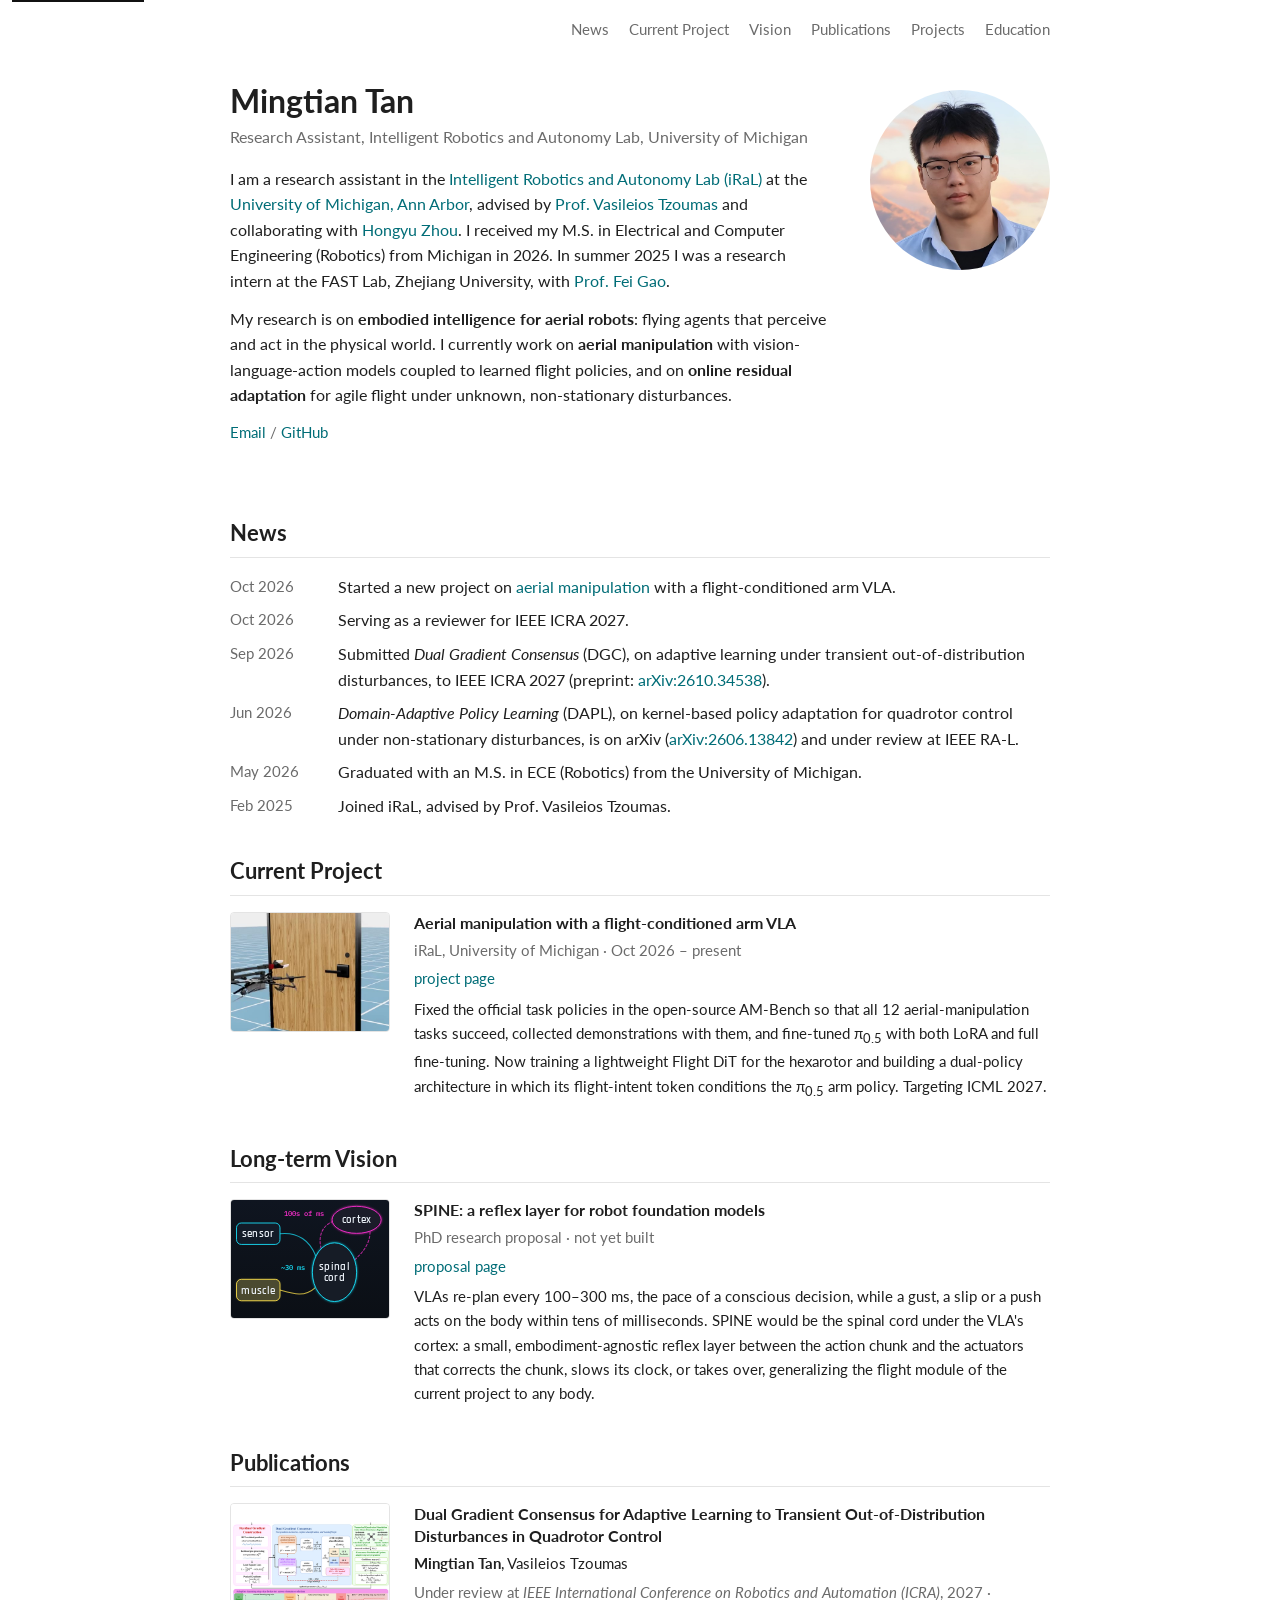
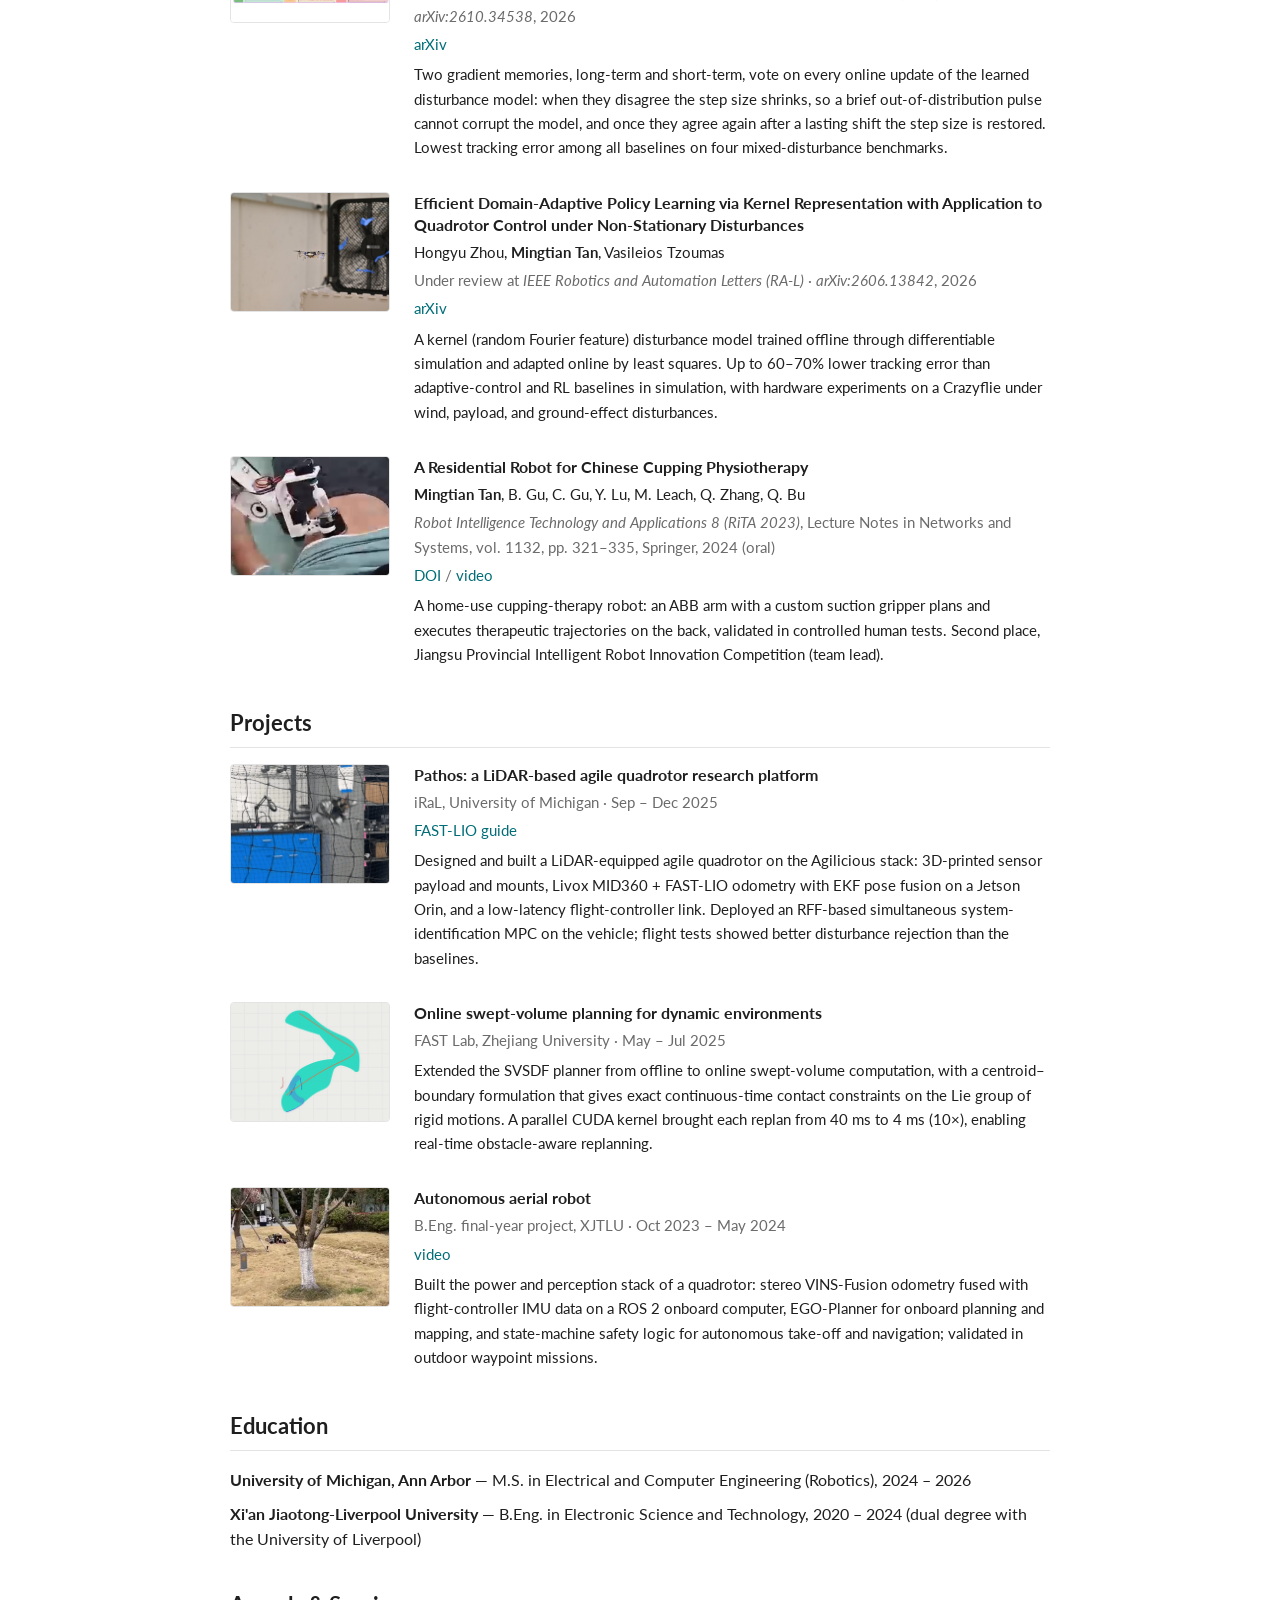
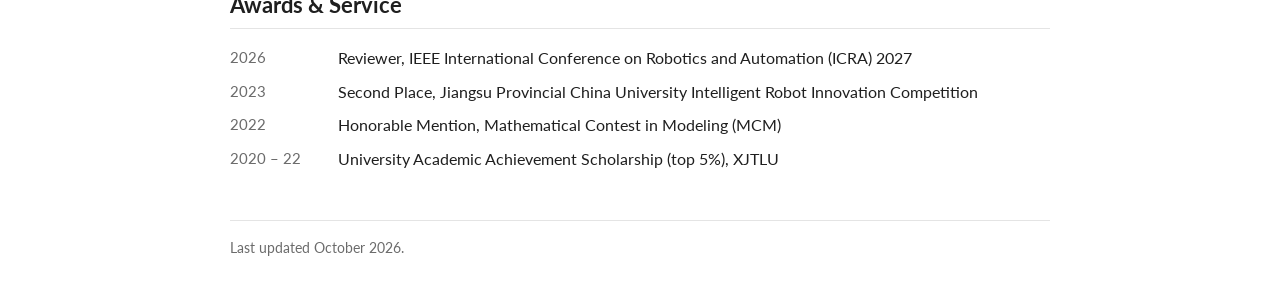
<file: index.html>
<!DOCTYPE html>
<html lang="en">
<head>
  <meta charset="UTF-8" />
  <meta name="viewport" content="width=device-width, initial-scale=1.0" />
  <meta name="description" content="Mingtian Tan — research assistant at the University of Michigan (iRaL). Embodied intelligence for aerial robots: aerial manipulation and online residual adaptation for agile flight." />
  <meta property="og:title" content="Mingtian Tan" />
  <meta property="og:description" content="Research assistant at the University of Michigan (iRaL). Aerial manipulation and online residual adaptation for agile flight." />
  <meta property="og:image" content="https://mingtiantan.github.io/assets/img/avatar.jpg?v=2" />
  <meta property="og:url" content="https://mingtiantan.github.io/" />
  <title>Mingtian Tan</title>
  <link rel="icon" href="data:image/svg+xml,%3Csvg xmlns='http://www.w3.org/2000/svg' viewBox='0 0 64 64'%3E%3Crect width='64' height='64' fill='%23006d77'/%3E%3Ctext x='32' y='42' text-anchor='middle' font-family='Arial' font-size='26' fill='white'%3EMT%3C/text%3E%3C/svg%3E" />
  <link rel="preconnect" href="https://fonts.googleapis.com" />
  <link rel="preconnect" href="https://fonts.gstatic.com" crossorigin />
  <link rel="stylesheet" href="https://fonts.googleapis.com/css2?family=Lato:ital,wght@0,400;0,700;1,400;1,700&display=swap" />
  <link rel="stylesheet" href="assets/style.css" />
</head>
<body>
  <a class="skip" href="#news">Skip to content</a>

  <div class="page">
    <nav class="topnav" aria-label="Sections">
      <a href="#news">News</a>
      <a href="#current-project">Current Project</a>
      <a href="#vision">Vision</a>
      <a href="#publications">Publications</a>
      <a href="#projects">Projects</a>
      <a href="#education">Education</a>
    </nav>

    <header class="hero">
      <div class="hero-text">
        <h1>Mingtian Tan</h1>
        <p class="role">Research Assistant, Intelligent Robotics and Autonomy Lab, University of Michigan</p>
        <p>
          I am a research assistant in the
          <a href="https://vasileiostzoumas.com/">Intelligent Robotics and Autonomy Lab (iRaL)</a>
          at the <a href="https://umich.edu/">University of Michigan, Ann Arbor</a>, advised by
          <a href="https://aero.engin.umich.edu/people/tzoumas-vasileios/">Prof. Vasileios Tzoumas</a>
          and collaborating with <a href="https://hongyu-zhou.github.io/">Hongyu Zhou</a>.
          I received my M.S. in Electrical and Computer Engineering (Robotics) from Michigan in 2026.
          In summer 2025 I was a research intern at the FAST Lab, Zhejiang University, with
          <a href="https://person.zju.edu.cn/fgaoaa">Prof. Fei Gao</a>.
        </p>
        <p>
          My research is on <strong>embodied intelligence for aerial robots</strong>: flying agents that
          perceive and act in the physical world. I currently work on <strong>aerial manipulation</strong>
          with vision-language-action models coupled to learned flight policies, and on
          <strong>online residual adaptation</strong> for agile flight under unknown, non-stationary disturbances.
        </p>
        <p class="links">
          <a href="mailto:teemty@umich.edu">Email</a>
          <a href="https://github.com/MingtianTan">GitHub</a>
          <!-- <a href="https://scholar.google.com/citations?user=XXXX">Google Scholar</a> -->
        </p>
      </div>
      <img class="hero-photo" src="assets/img/avatar.jpg?v=2" width="180" height="180" alt="Portrait of Mingtian Tan" />
    </header>

    <main>
      <section id="news">
        <h2>News</h2>
        <dl class="news">
          <dt>Oct 2026</dt>
          <dd>Started a new project on <a href="https://mingtiantan.github.io/aerial-manipulation/">aerial manipulation</a> with a flight-conditioned arm VLA.</dd>
          <dt>Oct 2026</dt>
          <dd>Serving as a reviewer for IEEE ICRA 2027.</dd>
          <dt>Sep 2026</dt>
          <dd>Submitted <em>Dual Gradient Consensus</em> (DGC), on adaptive learning under transient out-of-distribution disturbances, to IEEE ICRA 2027 (preprint: <a href="https://arxiv.org/abs/2610.34538">arXiv:2610.34538</a>).</dd>
          <dt>Jun 2026</dt>
          <dd><em>Domain-Adaptive Policy Learning</em> (DAPL), on kernel-based policy adaptation for quadrotor control under non-stationary disturbances, is on arXiv (<a href="https://arxiv.org/abs/2606.13842">arXiv:2606.13842</a>) and under review at IEEE RA-L.</dd>
          <dt>May 2026</dt>
          <dd>Graduated with an M.S. in ECE (Robotics) from the University of Michigan.</dd>
          <dt>Feb 2025</dt>
          <dd>Joined iRaL, advised by Prof. Vasileios Tzoumas.</dd>
        </dl>
      </section>

      <section id="current-project">
        <h2>Current Project</h2>

        <article class="entry">
          <div class="thumb has-video">
            <video autoplay muted loop playsinline preload="metadata" poster="assets/img/aerial.jpg?v=3" aria-label="Hexarotor with a robot arm opening a door in simulation">
              <source src="assets/video/aerial.mp4?v=3" type="video/mp4" />
            </video>
            <img class="poster" src="assets/img/aerial.jpg?v=3" alt="Hexarotor with a robot arm opening a door in simulation" loading="lazy" />
          </div>
          <div class="body">
            <p class="title">Aerial manipulation with a flight-conditioned arm VLA</p>
            <p class="meta">iRaL, University of Michigan · Oct 2026 – present</p>
            <p class="linkrow"><a href="https://mingtiantan.github.io/aerial-manipulation/">project page</a></p>
            <p class="tldr">Fixed the official task policies in the open-source AM-Bench so that all 12 aerial-manipulation tasks succeed, collected demonstrations with them, and fine-tuned π<sub>0.5</sub> with both LoRA and full fine-tuning. Now training a lightweight Flight DiT for the hexarotor and building a dual-policy architecture in which its flight-intent token conditions the π<sub>0.5</sub> arm policy. Targeting ICML 2027.</p>
          </div>
        </article>
      </section>

      <section id="vision">
        <h2>Long-term Vision</h2>

        <article class="entry">
          <div class="thumb"><picture><source srcset="assets/img/spine.png" media="(prefers-reduced-motion: reduce)" /><img src="assets/img/spine.svg" alt="Spinal reflex arc: a fast loop from a sensor through the spinal cord to a muscle in about 30 ms, beside a slower loop through the cortex" loading="lazy" /></picture></div>
          <div class="body">
            <p class="title">SPINE: a reflex layer for robot foundation models</p>
            <p class="meta">PhD research proposal · not yet built</p>
            <p class="linkrow"><a href="https://mingtiantan.github.io/Sandevistan/">proposal page</a></p>
            <p class="tldr">VLAs re-plan every 100–300 ms, the pace of a conscious decision, while a gust, a slip or a push acts on the body within tens of milliseconds. SPINE would be the spinal cord under the VLA's cortex: a small, embodiment-agnostic reflex layer between the action chunk and the actuators that corrects the chunk, slows its clock, or takes over, generalizing the flight module of the current project to any body.</p>
          </div>
        </article>
      </section>

      <section id="publications">
        <h2>Publications</h2>

        <article class="entry">
          <div class="thumb"><img src="assets/img/dgc.png" alt="Quadrotor under in-domain and out-of-domain disturbances" loading="lazy" /></div>
          <div class="body">
            <p class="title">Dual Gradient Consensus for Adaptive Learning to Transient Out-of-Distribution Disturbances in Quadrotor Control</p>
            <p class="authors"><span class="me">Mingtian Tan</span>, Vasileios Tzoumas</p>
            <p class="venue">Under review at <em>IEEE International Conference on Robotics and Automation (ICRA)</em>, 2027 · <em>arXiv:2610.34538</em>, 2026</p>
            <p class="linkrow"><a href="https://arxiv.org/abs/2610.34538">arXiv</a></p>
            <p class="tldr">Two gradient memories, long-term and short-term, vote on every online update of the learned disturbance model: when they disagree the step size shrinks, so a brief out-of-distribution pulse cannot corrupt the model, and once they agree again after a lasting shift the step size is restored. Lowest tracking error among all baselines on four mixed-disturbance benchmarks.</p>
          </div>
        </article>

        <article class="entry">
          <div class="thumb"><img src="assets/img/dapl.jpg" alt="Crazyflie quadrotor flying in front of a fan" loading="lazy" /></div>
          <div class="body">
            <p class="title">Efficient Domain-Adaptive Policy Learning via Kernel Representation with Application to Quadrotor Control under Non-Stationary Disturbances</p>
            <p class="authors">Hongyu Zhou, <span class="me">Mingtian Tan</span>, Vasileios Tzoumas</p>
            <p class="venue">Under review at <em>IEEE Robotics and Automation Letters (RA-L)</em> · <em>arXiv:2606.13842</em>, 2026</p>
            <p class="linkrow"><a href="https://arxiv.org/abs/2606.13842">arXiv</a></p>
            <p class="tldr">A kernel (random Fourier feature) disturbance model trained offline through differentiable simulation and adapted online by least squares. Up to 60–70% lower tracking error than adaptive-control and RL baselines in simulation, with hardware experiments on a Crazyflie under wind, payload, and ground-effect disturbances.</p>
          </div>
        </article>

        <article class="entry">
          <div class="thumb has-video">
            <video autoplay muted loop playsinline preload="metadata" poster="assets/img/rita.jpg?v=3" aria-label="Robot arm performing cupping therapy">
              <source src="assets/video/rita.mp4?v=3" type="video/mp4" />
            </video>
            <img class="poster" src="assets/img/rita.jpg?v=3" alt="Robot arm performing cupping therapy" loading="lazy" />
          </div>
          <div class="body">
            <p class="title">A Residential Robot for Chinese Cupping Physiotherapy</p>
            <p class="authors"><span class="me">Mingtian Tan</span>, B. Gu, C. Gu, Y. Lu, M. Leach, Q. Zhang, Q. Bu</p>
            <p class="venue"><em>Robot Intelligence Technology and Applications 8 (RiTA 2023)</em>, Lecture Notes in Networks and Systems, vol. 1132, pp. 321–335, Springer, 2024 (oral)</p>
            <p class="linkrow"><a href="https://doi.org/10.1007/978-3-031-70684-4_27">DOI</a><a href="https://drive.google.com/file/d/1drKc-fEVtg4q4PrqYxNiikNfF28ouGCG/view?usp=sharing">video</a></p>
            <p class="tldr">A home-use cupping-therapy robot: an ABB arm with a custom suction gripper plans and executes therapeutic trajectories on the back, validated in controlled human tests. Second place, Jiangsu Provincial Intelligent Robot Innovation Competition (team lead).</p>
          </div>
        </article>
      </section>

      <section id="projects">
        <h2>Projects</h2>

        <article class="entry">
          <div class="thumb">
            <picture>
              <source srcset="assets/img/pathos.jpg" media="(prefers-reduced-motion: reduce)" />
              <img src="assets/img/pathos.gif" alt="LiDAR quadrotor flying fast circles in a netted flight cage" loading="lazy" />
            </picture>
          </div>
          <div class="body">
            <p class="title">Pathos: a LiDAR-based agile quadrotor research platform</p>
            <p class="meta">iRaL, University of Michigan · Sep – Dec 2025</p>
            <p class="linkrow"><a href="https://github.com/MingtianTan/Fastlio_ROS1_twist_refined_version">FAST-LIO guide</a></p>
            <p class="tldr">Designed and built a LiDAR-equipped agile quadrotor on the Agilicious stack: 3D-printed sensor payload and mounts, Livox MID360 + FAST-LIO odometry with EKF pose fusion on a Jetson Orin, and a low-latency flight-controller link. Deployed an RFF-based simultaneous system-identification MPC on the vehicle; flight tests showed better disturbance rejection than the baselines.</p>
          </div>
        </article>

        <article class="entry">
          <div class="thumb">
            <picture>
              <source srcset="assets/img/svsdf.jpg" media="(prefers-reduced-motion: reduce)" />
              <img src="assets/img/svsdf.gif" alt="Swept volume of a crescent-shaped body moving along a planned trajectory, with its boundary points being computed" loading="lazy" />
            </picture>
          </div>
          <div class="body">
            <p class="title">Online swept-volume planning for dynamic environments</p>
            <p class="meta">FAST Lab, Zhejiang University · May – Jul 2025</p>
            <p class="tldr">Extended the SVSDF planner from offline to online swept-volume computation, with a centroid–boundary formulation that gives exact continuous-time contact constraints on the Lie group of rigid motions. A parallel CUDA kernel brought each replan from 40 ms to 4 ms (10×), enabling real-time obstacle-aware replanning.</p>
          </div>
        </article>

        <article class="entry">
          <div class="thumb has-video">
            <video autoplay muted loop playsinline preload="metadata" poster="assets/img/drone.jpg" aria-label="Quadrotor flying autonomously outdoors">
              <source src="assets/video/drone.mp4" type="video/mp4" />
            </video>
            <img class="poster" src="assets/img/drone.jpg" alt="Quadrotor flying autonomously outdoors" loading="lazy" />
          </div>
          <div class="body">
            <p class="title">Autonomous aerial robot</p>
            <p class="meta">B.Eng. final-year project, XJTLU · Oct 2023 – May 2024</p>
            <p class="linkrow"><a href="https://drive.google.com/file/d/1nIARBgbYKsgRH8XpslpcBbK98I9rf4c0/view?usp=sharing">video</a></p>
            <p class="tldr">Built the power and perception stack of a quadrotor: stereo VINS-Fusion odometry fused with flight-controller IMU data on a ROS 2 onboard computer, EGO-Planner for onboard planning and mapping, and state-machine safety logic for autonomous take-off and navigation; validated in outdoor waypoint missions.</p>
          </div>
        </article>
      </section>

      <section id="education">
        <h2>Education</h2>
        <ul class="plain">
          <li><strong>University of Michigan, Ann Arbor</strong> — M.S. in Electrical and Computer Engineering (Robotics), 2024 – 2026</li>
          <li><strong>Xi'an Jiaotong-Liverpool University</strong> — B.Eng. in Electronic Science and Technology, 2020 – 2024 (dual degree with the University of Liverpool)</li>
        </ul>
      </section>

      <section id="awards">
        <h2>Awards &amp; Service</h2>
        <dl class="news">
          <dt>2026</dt>
          <dd>Reviewer, IEEE International Conference on Robotics and Automation (ICRA) 2027</dd>
          <dt>2023</dt>
          <dd>Second Place, Jiangsu Provincial China University Intelligent Robot Innovation Competition</dd>
          <dt>2022</dt>
          <dd>Honorable Mention, Mathematical Contest in Modeling (MCM)</dd>
          <dt>2020 – 22</dt>
          <dd>University Academic Achievement Scholarship (top 5%), XJTLU</dd>
        </dl>
      </section>
    </main>

    <footer>
      Last updated October 2026.
    </footer>
  </div>
</body>
</html>
</file>
<file: assets/style.css>
:root {
  --ink: #1f1f1f;
  --muted: #6b6b6b;
  --line: #e4e4e4;
  --link: #006d77;
  --link-hover: #004e56;
  --thumb-bg: #f6f6f6;
  --page-width: 860px;
  --thumb-w: 160px;
  --thumb-h: 120px;
}

* { box-sizing: border-box; margin: 0; padding: 0; }

html { scroll-behavior: smooth; }

body {
  font-family: "Lato", -apple-system, BlinkMacSystemFont, "Segoe UI", Roboto, "Helvetica Neue", Arial, sans-serif;
  font-size: 16px;
  line-height: 1.6;
  color: var(--ink);
  background: #fff;
}

a { color: var(--link); text-decoration: none; }
a:hover { color: var(--link-hover); text-decoration: underline; }

.skip {
  position: absolute;
  left: 12px;
  top: -40px;
  background: #111;
  color: #fff;
  padding: 8px 12px;
  z-index: 20;
}
.skip:focus { top: 12px; }

.page {
  max-width: var(--page-width);
  margin: 0 auto;
  padding: 0 20px 48px;
}

/* top navigation */
.topnav {
  display: flex;
  justify-content: flex-end;
  flex-wrap: wrap;
  gap: 4px 20px;
  padding: 18px 0 0;
  font-size: 0.92rem;
}
.topnav a { color: var(--muted); }
.topnav a:hover { color: var(--link); text-decoration: none; }

/* header */
.hero {
  display: flex;
  align-items: flex-start;
  gap: 40px;
  padding: 40px 0 24px;
}
.hero-text { flex: 1 1 auto; min-width: 0; }
.hero h1 {
  font-size: 2rem;
  font-weight: 700;
  line-height: 1.2;
  margin-bottom: 4px;
}
.hero .role {
  color: var(--muted);
  margin-bottom: 16px;
}
.hero p { margin-bottom: 12px; }
.hero-photo {
  flex: 0 0 auto;
  width: 180px;
  height: 180px;
  border-radius: 50%;
  object-fit: cover;
  margin-top: 8px;
}

/* slash-separated link rows */
.links, .linkrow { font-size: 0.95rem; }
.links a + a::before, .linkrow a + a::before {
  content: " / ";
  color: var(--muted);
}

/* sections */
section { margin-top: 36px; }
h2 {
  font-size: 1.35rem;
  font-weight: 700;
  padding-bottom: 6px;
  margin-bottom: 16px;
  border-bottom: 1px solid var(--line);
  scroll-margin-top: 16px;
}

/* dated lists: news, awards */
.news {
  display: grid;
  grid-template-columns: 92px 1fr;
  column-gap: 16px;
  row-gap: 8px;
}
.news dt { color: var(--muted); font-size: 0.95rem; white-space: nowrap; }
.news dd { margin: 0; }

/* publication / project entries */
.entry {
  display: flex;
  gap: 24px;
  align-items: flex-start;
  margin-bottom: 28px;
}
.thumb {
  flex: 0 0 var(--thumb-w);
  width: var(--thumb-w);
  height: var(--thumb-h);
  border: 1px solid var(--line);
  border-radius: 4px;
  overflow: hidden;
  background: var(--thumb-bg);
}
.thumb picture { display: block; width: 100%; height: 100%; }
.thumb img, .thumb video { width: 100%; height: 100%; object-fit: cover; display: block; }
.thumb.has-video .poster { display: none; }
@media (prefers-reduced-motion: reduce) {
  .thumb.has-video video { display: none; }
  .thumb.has-video .poster { display: block; }
}
.thumb.empty { background: transparent; border-color: transparent; }
.body { flex: 1 1 auto; min-width: 0; }
.body p { margin-bottom: 4px; }
.body .title { font-weight: 700; font-size: 1.02rem; line-height: 1.35; }
.body .authors { font-size: 0.95rem; }
.body .venue, .body .meta { font-size: 0.95rem; color: var(--muted); }
.body .tldr { margin-top: 6px; font-size: 0.95rem; }
.me { font-weight: 700; }

/* plain lists */
.plain { list-style: none; }
.plain li { margin-bottom: 8px; }

footer {
  margin-top: 48px;
  padding-top: 16px;
  border-top: 1px solid var(--line);
  color: var(--muted);
  font-size: 0.88rem;
}

@media (max-width: 640px) {
  .page { padding: 0 16px 40px; }
  .topnav { justify-content: flex-start; padding-top: 14px; }
  .hero {
    flex-direction: column-reverse;
    align-items: center;
    gap: 16px;
    padding: 24px 0 8px;
  }
  .hero-text { width: 100%; }
  .hero h1, .hero .role { text-align: center; }
  .hero-photo { width: 150px; height: 150px; margin-top: 0; }
  .entry { gap: 14px; }
  :root { --thumb-w: 112px; --thumb-h: 84px; }
  .thumb.empty { display: none; }
  .news { grid-template-columns: 78px 1fr; column-gap: 12px; }
}
</file>
